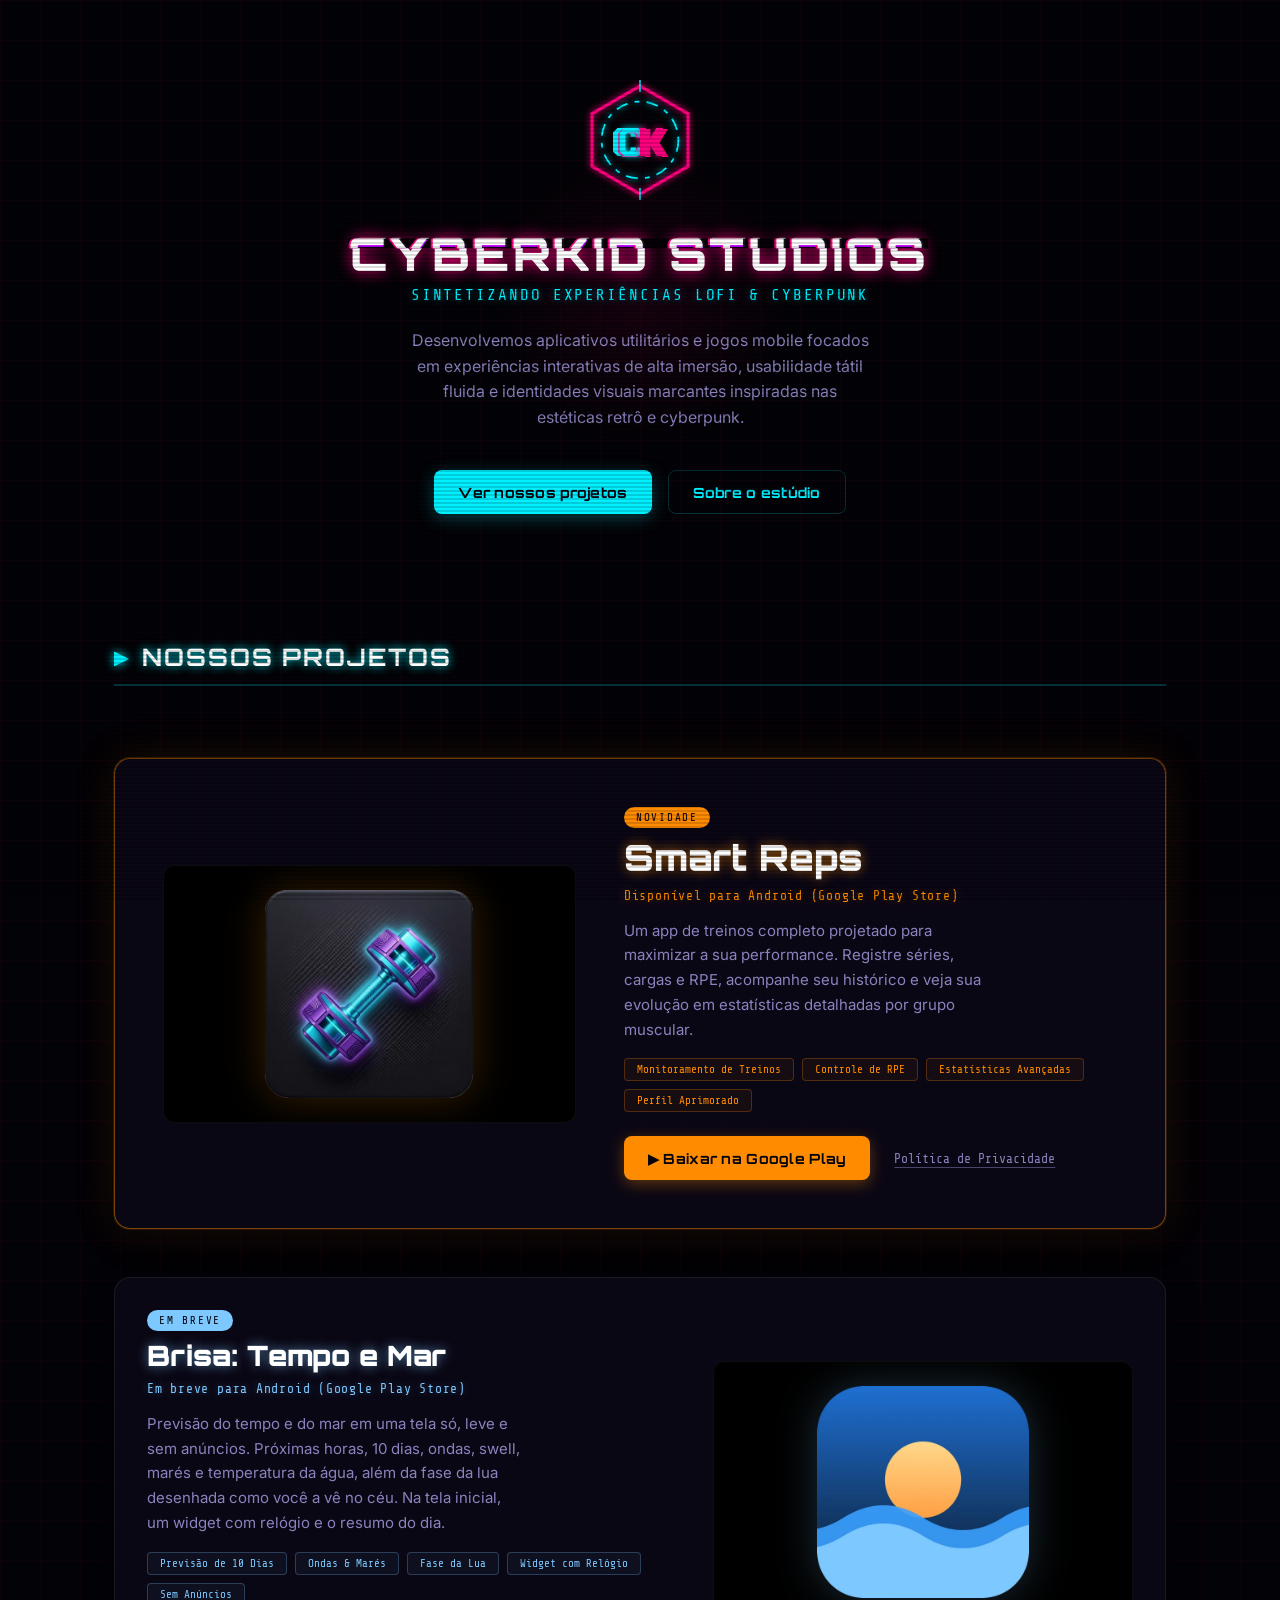
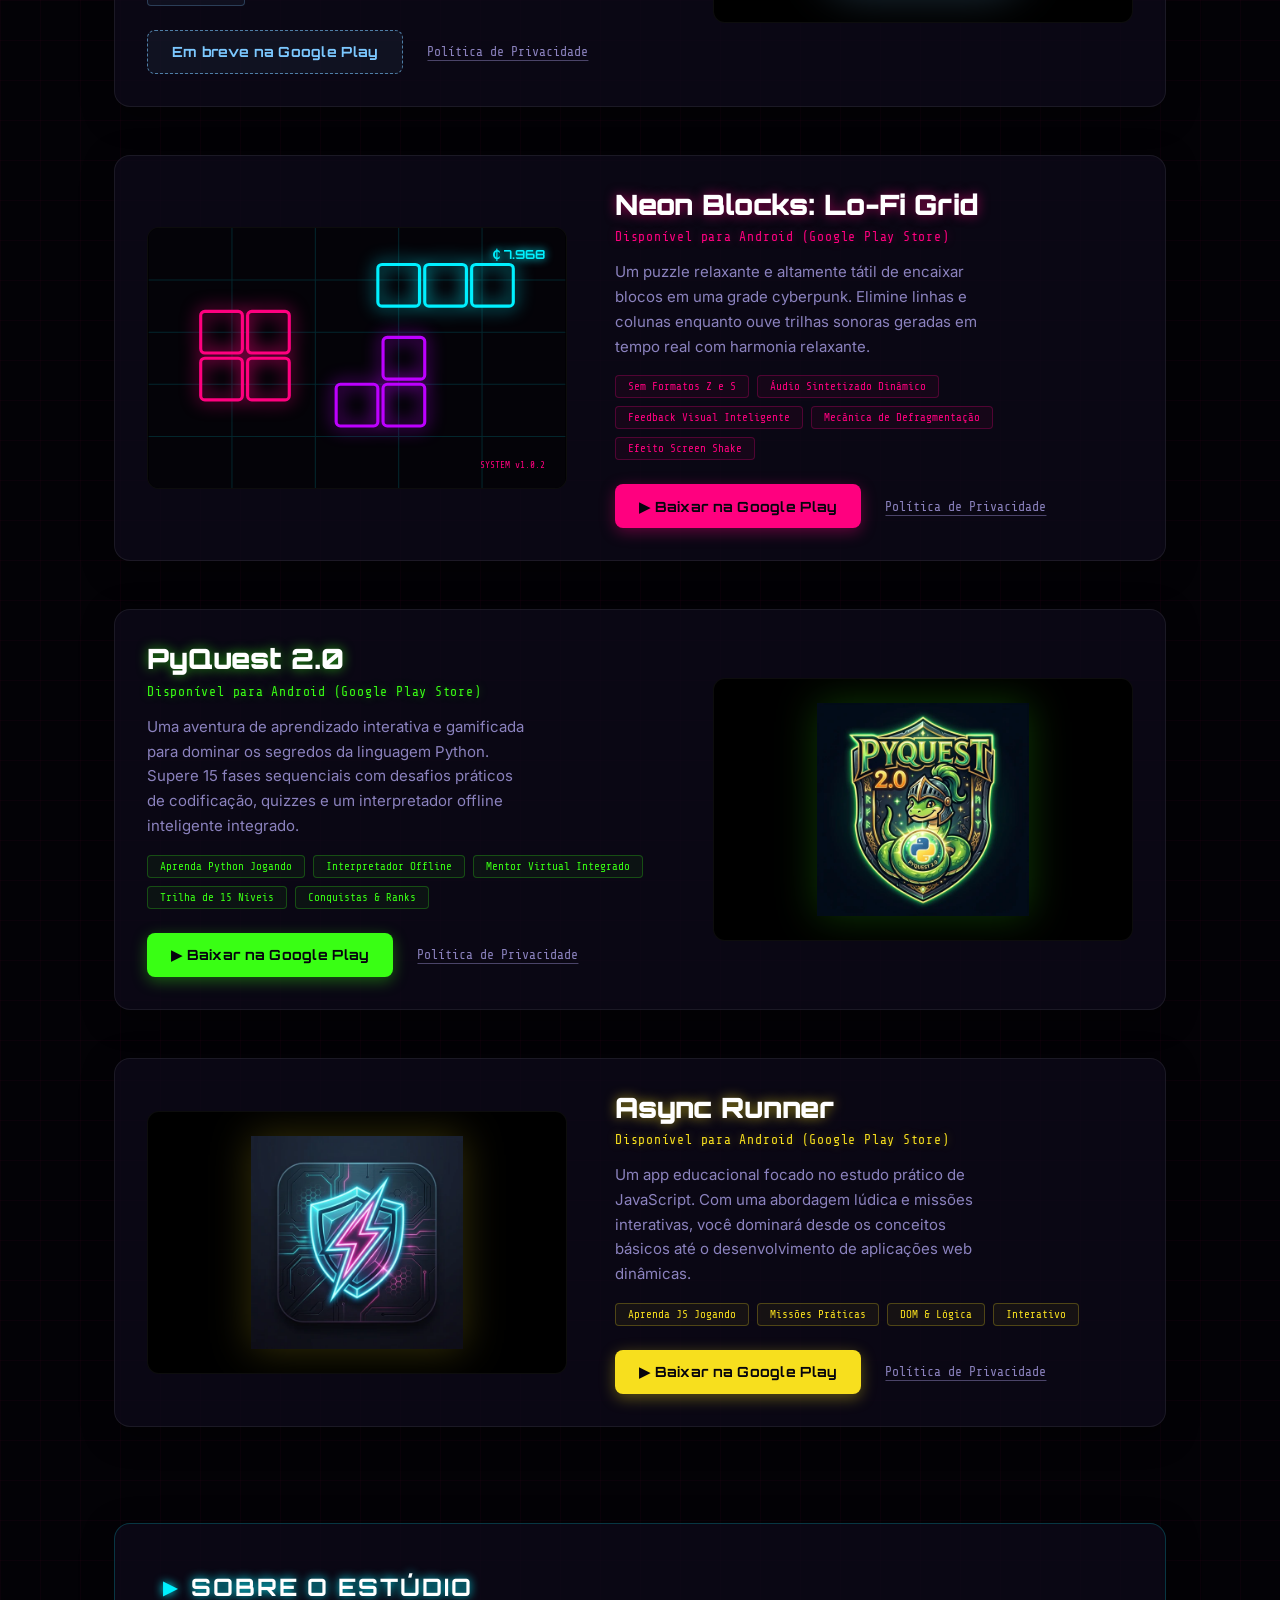
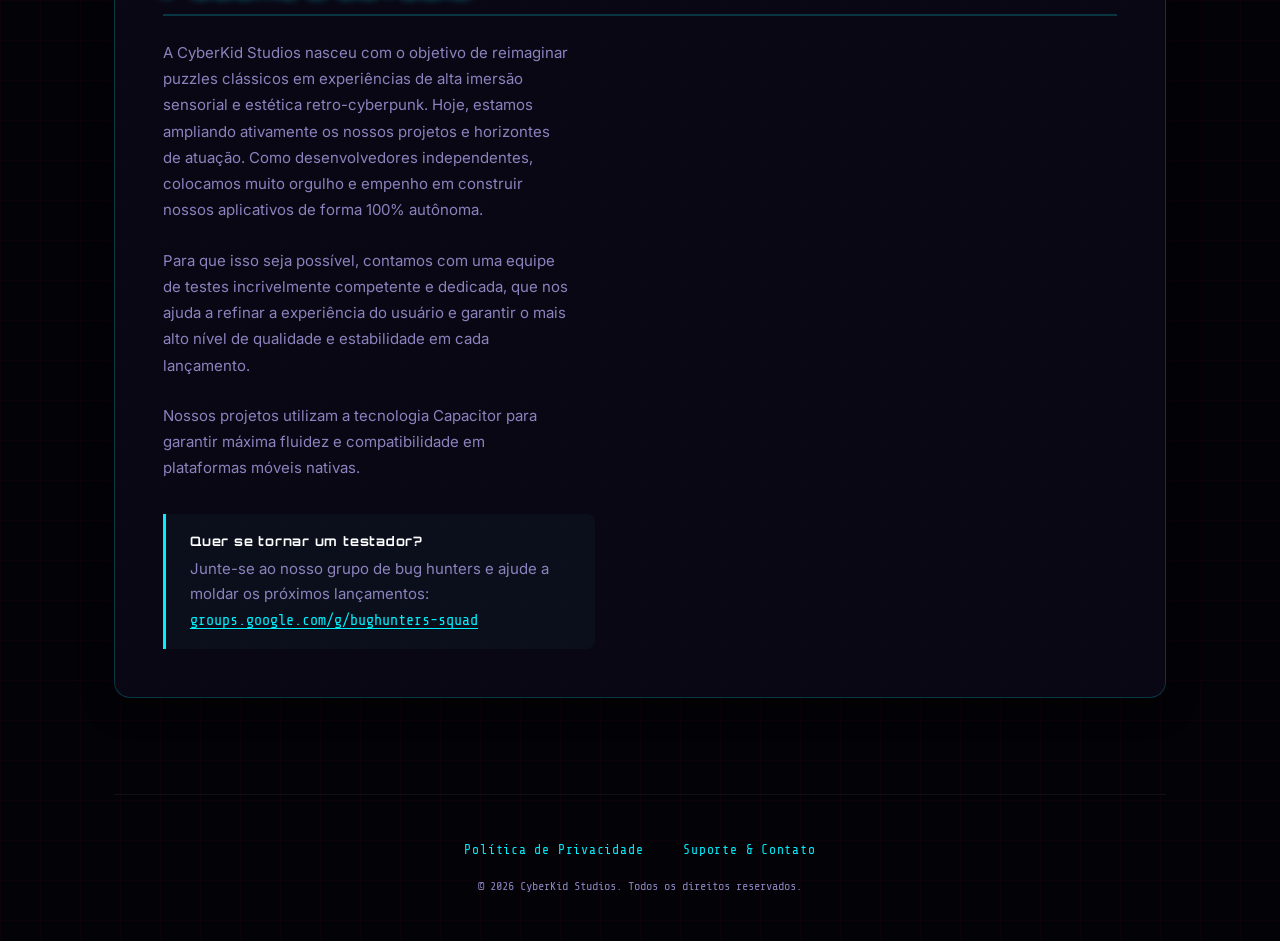
<file: index.html>
<!DOCTYPE html>
<!-- CyberKid Studios Portal -->
<html lang="pt-BR">
<head>
    <meta charset="UTF-8">
    <meta name="viewport" content="width=device-width, initial-scale=1.0">
    <title>CyberKid Studios - Experiências Lo-Fi &amp; Cyberpunk</title>

    <!-- SEO -->
    <meta name="description" content="Estúdio independente de jogos e aplicativos mobile com estética retrô-cyberpunk. Conheça Smart Reps, Neon Blocks, PyQuest, Async Runner e Brisa, apps para Android.">
    <link rel="canonical" href="https://euclidespaim.github.io/">
    <meta name="theme-color" content="#030206">

    <!-- Open Graph / compartilhamento social -->
    <meta property="og:type" content="website">
    <meta property="og:site_name" content="CyberKid Studios">
    <meta property="og:locale" content="pt_BR">
    <meta property="og:url" content="https://euclidespaim.github.io/">
    <meta property="og:title" content="CyberKid Studios - Experiências Lo-Fi &amp; Cyberpunk">
    <meta property="og:description" content="Estúdio independente de jogos e aplicativos mobile com estética retrô-cyberpunk. Conheça nossos apps para Android.">
    <meta property="og:image" content="https://euclidespaim.github.io/og-image.png">
    <meta property="og:image:width" content="1200">
    <meta property="og:image:height" content="630">
    <meta property="og:image:alt" content="Logo da CyberKid Studios com as iniciais CK em neon">

    <!-- Twitter Card -->
    <meta name="twitter:card" content="summary_large_image">
    <meta name="twitter:title" content="CyberKid Studios - Experiências Lo-Fi &amp; Cyberpunk">
    <meta name="twitter:description" content="Estúdio independente de jogos e aplicativos mobile com estética retrô-cyberpunk.">
    <meta name="twitter:image" content="https://euclidespaim.github.io/og-image.png">

    <!-- Google Fonts for Retro/Cyberpunk Aesthetics -->
    <link rel="preconnect" href="https://fonts.googleapis.com">
    <link rel="preconnect" href="https://fonts.gstatic.com" crossorigin>
    <link href="https://fonts.googleapis.com/css2?family=Orbitron:wght@700;900&family=Chakra+Petch:wght@700&family=Share+Tech+Mono&family=Inter:wght@400;700&display=swap" rel="stylesheet">
    <link rel="icon" type="image/svg+xml" href="favicon.svg">
    <link rel="stylesheet" href="style.css">

    <script type="application/ld+json">
    {
      "@context": "https://schema.org",
      "@type": "Organization",
      "name": "CyberKid Studios",
      "url": "https://euclidespaim.github.io/",
      "logo": "https://euclidespaim.github.io/og-image.png",
      "description": "Estúdio independente de jogos e aplicativos mobile com estética retrô-cyberpunk.",
      "email": "contact.cyberkidstudios@gmail.com",
      "foundingLocation": "Brasil"
    }
    </script>
</head>
<body>
    <!-- CRT Scanlines for retro vibe -->
    <div class="scanlines" aria-hidden="true"></div>

    <a href="#portfolio" class="skip-link">Pular para os projetos</a>

    <div class="site-wrapper">
        <!-- HERO / HEADER -->
        <header class="hero">
            <div class="studio-logo">
                <!-- Graphical animated SVG logo -->
                <div class="logo-graphic">
                    <svg viewBox="0 0 100 100" xmlns="http://www.w3.org/2000/svg" class="logo-svg" role="img" aria-label="Logo da CyberKid Studios">
                        <title>CyberKid Studios</title>
                        <defs>
                            <filter id="logo-glow-pink" x="-20%" y="-20%" width="140%" height="140%">
                                <feGaussianBlur stdDeviation="2.5" result="blur" />
                                <feMerge>
                                    <feMergeNode in="blur" />
                                    <feMergeNode in="SourceGraphic" />
                                </feMerge>
                            </filter>
                            <filter id="logo-glow-cyan" x="-20%" y="-20%" width="140%" height="140%">
                                <feGaussianBlur stdDeviation="2.5" result="blur" />
                                <feMerge>
                                    <feMergeNode in="blur" />
                                    <feMergeNode in="SourceGraphic" />
                                </feMerge>
                            </filter>
                        </defs>
                        <!-- Rotating Outer Hexagon Bracket -->
                        <polygon points="50,5 90,28 90,72 50,95 10,72 10,28" fill="none" stroke="#ff007f" stroke-width="2.5" class="outer-hex" filter="url(#logo-glow-pink)" />
                        <!-- Inner Cyan Tech Circle -->
                        <circle cx="50" cy="50" r="32" fill="none" stroke="#00f0ff" stroke-width="1.5" stroke-dasharray="10 6 4 6" class="inner-circle" filter="url(#logo-glow-cyan)" />
                        <!-- Central Tech Initials 'CK' (Chakra Petch + glitch sync) -->
                        <g class="ck-ghost-cyan"><text x="48" y="63" text-anchor="middle" fill="#00f0ff" font-size="34" class="logo-ck">CK</text></g>
                        <g class="ck-ghost-pink"><text x="52" y="64" text-anchor="middle" fill="#ff007f" font-size="34" class="logo-ck">CK</text></g>
                        <text x="42.5" y="63" text-anchor="middle" fill="#00f0ff" font-size="34" class="logo-ck" filter="url(#logo-glow-cyan)">C</text>
                        <text x="59" y="63" text-anchor="middle" fill="#ff007f" font-size="34" class="logo-ck" filter="url(#logo-glow-pink)">K</text>
                        <!-- Tech Crosshairs -->
                        <line x1="50" y1="0" x2="50" y2="10" stroke="#00f0ff" stroke-width="1.2" />
                        <line x1="50" y1="90" x2="50" y2="100" stroke="#00f0ff" stroke-width="1.2" />
                    </svg>
                </div>
                <h1 class="glitch-title" data-text="CYBERKID STUDIOS">CYBERKID STUDIOS</h1>
                <span class="studio-tagline">Sintetizando Experiências Lofi &amp; Cyberpunk</span>
            </div>
            <p class="hero-description">
                Desenvolvemos aplicativos utilitários e jogos mobile focados em experiências interativas de alta imersão, usabilidade tátil fluida e identidades visuais marcantes inspiradas nas estéticas retrô e cyberpunk.
            </p>
            <div class="hero-actions">
                <a href="#portfolio" class="btn btn-primary">Ver nossos projetos</a>
                <a href="#sobre" class="btn btn-ghost">Sobre o estúdio</a>
            </div>
        </header>

        <main>
            <!-- PORTFOLIO -->
            <section class="portfolio" id="portfolio" aria-labelledby="portfolio-title">
                <h2 class="portfolio-title" id="portfolio-title">Nossos Projetos</h2>

                <!-- SMART REPS (destaque) -->
                <article class="game-card game-card--featured" data-app="smartreps">
                    <div class="game-image-container">
                        <img src="smart-reps-logo.webp" alt="Logo do aplicativo Smart Reps"
                             width="512" height="512" fetchpriority="high" class="game-logo" />
                    </div>

                    <div class="game-info">
                        <div class="game-header">
                            <span class="game-badge">Novidade</span>
                            <h3 class="game-name">Smart Reps</h3>
                            <span class="game-platform">Disponível para Android (Google Play Store)</span>
                        </div>

                        <p class="game-desc">
                            Um app de treinos completo projetado para maximizar a sua performance. Registre séries, cargas e RPE, acompanhe seu histórico e veja sua evolução em estatísticas detalhadas por grupo muscular.
                        </p>

                        <ul class="game-features">
                            <li class="feature-tag">Monitoramento de Treinos</li>
                            <li class="feature-tag">Controle de RPE</li>
                            <li class="feature-tag">Estatísticas Avançadas</li>
                            <li class="feature-tag">Perfil Aprimorado</li>
                        </ul>

                        <div class="game-actions">
                            <a href="https://play.google.com/store/apps/details?id=com.cyberkidstudios.smartreps" target="_blank" rel="noopener" class="btn btn-store">
                                ▶ Baixar na Google Play
                            </a>
                            <a href="https://euclidespaim.github.io/cyberkid-policies/smart-reps/" target="_blank" rel="noopener" class="link-privacy">
                                Política de Privacidade
                            </a>
                        </div>
                    </div>
                </article>

                <!-- BRISA (em teste fechado; trocar o aviso pelo link da Play quando for publicado) -->
                <article class="game-card" data-app="brisa">
                    <div class="game-image-container">
                        <img src="brisa-logo.webp" alt="Logo do aplicativo Brisa: sol nascendo sobre o mar"
                             width="512" height="512" loading="lazy" class="game-logo" />
                    </div>

                    <div class="game-info">
                        <div class="game-header">
                            <span class="game-badge">Em breve</span>
                            <h3 class="game-name">Brisa: Tempo e Mar</h3>
                            <span class="game-platform">Em breve para Android (Google Play Store)</span>
                        </div>

                        <p class="game-desc">
                            Previsão do tempo e do mar em uma tela só, leve e sem anúncios. Próximas horas, 10 dias, ondas, swell, marés e temperatura da água, além da fase da lua desenhada como você a vê no céu. Na tela inicial, um widget com relógio e o resumo do dia.
                        </p>

                        <ul class="game-features">
                            <li class="feature-tag">Previsão de 10 Dias</li>
                            <li class="feature-tag">Ondas &amp; Marés</li>
                            <li class="feature-tag">Fase da Lua</li>
                            <li class="feature-tag">Widget com Relógio</li>
                            <li class="feature-tag">Sem Anúncios</li>
                        </ul>

                        <div class="game-actions">
                            <span class="btn btn-soon">Em breve na Google Play</span>
                            <a href="https://euclidespaim.github.io/cyberkid-policies/brisa/" target="_blank" rel="noopener" class="link-privacy">
                                Política de Privacidade
                            </a>
                        </div>
                    </div>
                </article>

                <!-- NEON BLOCKS -->
                <article class="game-card" data-app="neonblocks">
                    <!-- SVG Game Illustration acting as a high-fidelity preview -->
                    <div class="game-image-container">
                        <svg class="game-image-svg" viewBox="0 0 400 250" xmlns="http://www.w3.org/2000/svg" role="img" aria-label="Prévia do jogo Neon Blocks: blocos neon em uma grade cyberpunk">
                            <title>Prévia do jogo Neon Blocks</title>
                            <!-- Background matrix grid -->
                            <rect width="400" height="250" fill="#040308" />
                            <g opacity="0.15">
                                <line x1="0" y1="50" x2="400" y2="50" stroke="#00f0ff" stroke-width="1"/>
                                <line x1="0" y1="100" x2="400" y2="100" stroke="#00f0ff" stroke-width="1"/>
                                <line x1="0" y1="150" x2="400" y2="150" stroke="#00f0ff" stroke-width="1"/>
                                <line x1="0" y1="200" x2="400" y2="200" stroke="#00f0ff" stroke-width="1"/>
                                <line x1="80" y1="0" x2="80" y2="250" stroke="#00f0ff" stroke-width="1"/>
                                <line x1="160" y1="0" x2="160" y2="250" stroke="#00f0ff" stroke-width="1"/>
                                <line x1="240" y1="0" x2="240" y2="250" stroke="#00f0ff" stroke-width="1"/>
                                <line x1="320" y1="0" x2="320" y2="250" stroke="#00f0ff" stroke-width="1"/>
                            </g>

                            <!-- Glowing Neon Game Blocks -->
                            <g filter="drop-shadow(0px 0px 8px #ff007f)">
                                <rect x="50" y="80" width="40" height="40" rx="4" fill="none" stroke="#ff007f" stroke-width="3"/>
                                <rect x="95" y="80" width="40" height="40" rx="4" fill="none" stroke="#ff007f" stroke-width="3"/>
                                <rect x="50" y="125" width="40" height="40" rx="4" fill="none" stroke="#ff007f" stroke-width="3"/>
                                <rect x="95" y="125" width="40" height="40" rx="4" fill="none" stroke="#ff007f" stroke-width="3"/>
                            </g>

                            <g filter="drop-shadow(0px 0px 8px #00f0ff)">
                                <rect x="220" y="35" width="40" height="40" rx="4" fill="none" stroke="#00f0ff" stroke-width="3"/>
                                <rect x="265" y="35" width="40" height="40" rx="4" fill="none" stroke="#00f0ff" stroke-width="3"/>
                                <rect x="310" y="35" width="40" height="40" rx="4" fill="none" stroke="#00f0ff" stroke-width="3"/>
                            </g>

                            <g filter="drop-shadow(0px 0px 8px #bd00ff)">
                                <rect x="180" y="150" width="40" height="40" rx="4" fill="none" stroke="#bd00ff" stroke-width="3"/>
                                <rect x="225" y="150" width="40" height="40" rx="4" fill="none" stroke="#bd00ff" stroke-width="3"/>
                                <rect x="225" y="105" width="40" height="40" rx="4" fill="none" stroke="#bd00ff" stroke-width="3"/>
                            </g>

                            <!-- Game HUD Overlay text mock -->
                            <text x="380" y="30" fill="#00f0ff" font-family="'Orbitron', sans-serif" font-size="12" font-weight="bold" text-anchor="end" filter="drop-shadow(0px 0px 4px #00f0ff)">₵ 7.968</text>
                            <text x="380" y="230" fill="#ff007f" font-family="'Share Tech Mono', monospace" font-size="9" text-anchor="end">SYSTEM v1.0.2</text>
                        </svg>
                    </div>

                    <div class="game-info">
                        <div class="game-header">
                            <h3 class="game-name">Neon Blocks: Lo-Fi Grid</h3>
                            <span class="game-platform">Disponível para Android (Google Play Store)</span>
                        </div>

                        <p class="game-desc">
                            Um puzzle relaxante e altamente tátil de encaixar blocos em uma grade cyberpunk. Elimine linhas e colunas enquanto ouve trilhas sonoras geradas em tempo real com harmonia relaxante.
                        </p>

                        <ul class="game-features">
                            <li class="feature-tag">Sem Formatos Z e S</li>
                            <li class="feature-tag">Áudio Sintetizado Dinâmico</li>
                            <li class="feature-tag">Feedback Visual Inteligente</li>
                            <li class="feature-tag">Mecânica de Defragmentação</li>
                            <li class="feature-tag">Efeito Screen Shake</li>
                        </ul>

                        <div class="game-actions">
                            <a href="https://play.google.com/store/apps/details?id=com.cyberkidstudios.neonblocks&amp;pcampaignid=web_share" target="_blank" rel="noopener" class="btn btn-store">
                                ▶ Baixar na Google Play
                            </a>
                            <a href="https://euclidespaim.github.io/cyberkid-policies/neon-blocks/" target="_blank" rel="noopener" class="link-privacy">
                                Política de Privacidade
                            </a>
                        </div>
                    </div>
                </article>

                <!-- PYQUEST -->
                <article class="game-card" data-app="pyquest">
                    <div class="game-image-container">
                        <img src="pyquest-logo.webp" alt="Logo do aplicativo PyQuest 2.0"
                             width="512" height="512" loading="lazy" class="game-logo" />
                    </div>

                    <div class="game-info">
                        <div class="game-header">
                            <h3 class="game-name">PyQuest 2.0</h3>
                            <span class="game-platform">Disponível para Android (Google Play Store)</span>
                        </div>

                        <p class="game-desc">
                            Uma aventura de aprendizado interativa e gamificada para dominar os segredos da linguagem Python. Supere 15 fases sequenciais com desafios práticos de codificação, quizzes e um interpretador offline inteligente integrado.
                        </p>

                        <ul class="game-features">
                            <li class="feature-tag">Aprenda Python Jogando</li>
                            <li class="feature-tag">Interpretador Offline</li>
                            <li class="feature-tag">Mentor Virtual Integrado</li>
                            <li class="feature-tag">Trilha de 15 Níveis</li>
                            <li class="feature-tag">Conquistas &amp; Ranks</li>
                        </ul>

                        <div class="game-actions">
                            <a href="https://play.google.com/store/apps/details?id=com.cyberkidstudios.pyquest&amp;hl=en-US" target="_blank" rel="noopener" class="btn btn-store">
                                ▶ Baixar na Google Play
                            </a>
                            <a href="https://euclidespaim.github.io/cyberkid-policies/pyquest/" target="_blank" rel="noopener" class="link-privacy">
                                Política de Privacidade
                            </a>
                        </div>
                    </div>
                </article>

                <!-- ASYNC RUNNER -->
                <article class="game-card" data-app="asyncrunner">
                    <div class="game-image-container">
                        <img src="async-runner-logo.webp" alt="Logo do aplicativo Async Runner"
                             width="512" height="512" loading="lazy" class="game-logo" />
                    </div>

                    <div class="game-info">
                        <div class="game-header">
                            <h3 class="game-name">Async Runner</h3>
                            <span class="game-platform">Disponível para Android (Google Play Store)</span>
                        </div>

                        <p class="game-desc">
                            Um app educacional focado no estudo prático de JavaScript. Com uma abordagem lúdica e missões interativas, você dominará desde os conceitos básicos até o desenvolvimento de aplicações web dinâmicas.
                        </p>

                        <ul class="game-features">
                            <li class="feature-tag">Aprenda JS Jogando</li>
                            <li class="feature-tag">Missões Práticas</li>
                            <li class="feature-tag">DOM &amp; Lógica</li>
                            <li class="feature-tag">Interativo</li>
                        </ul>

                        <div class="game-actions">
                            <a href="https://play.google.com/store/apps/details?id=com.cyberkidstudios.asyncrunner" target="_blank" rel="noopener" class="btn btn-store">
                                ▶ Baixar na Google Play
                            </a>
                            <a href="https://euclidespaim.github.io/cyberkid-policies/async-runner/" target="_blank" rel="noopener" class="link-privacy">
                                Política de Privacidade
                            </a>
                        </div>
                    </div>
                </article>
            </section>

            <!-- ABOUT STUDIO -->
            <section class="about" id="sobre" aria-labelledby="about-title">
                <h2 class="portfolio-title" id="about-title">Sobre o Estúdio</h2>
                <p class="about-text">
                    A CyberKid Studios nasceu com o objetivo de reimaginar puzzles clássicos em experiências de alta imersão sensorial e estética retro-cyberpunk. Hoje, estamos ampliando ativamente os nossos projetos e horizontes de atuação. Como desenvolvedores independentes, colocamos muito orgulho e empenho em construir nossos aplicativos de forma 100% autônoma.
                </p>
                <p class="about-text">
                    Para que isso seja possível, contamos com uma equipe de testes incrivelmente competente e dedicada, que nos ajuda a refinar a experiência do usuário e garantir o mais alto nível de qualidade e estabilidade em cada lançamento.
                </p>
                <p class="about-text">
                    Nossos projetos utilizam a tecnologia Capacitor para garantir máxima fluidez e compatibilidade em plataformas móveis nativas.
                </p>
                <p class="about-note">
                    <strong>Quer se tornar um testador?</strong> Junte-se ao nosso grupo de bug hunters e ajude a moldar os próximos lançamentos:
                    <a href="https://groups.google.com/g/bughunters-squad" target="_blank" rel="noopener">groups.google.com/g/bughunters-squad</a>
                </p>
            </section>
        </main>

        <!-- FOOTER -->
        <footer>
            <div class="footer-links">
                <a href="privacy.html" class="footer-link">Política de Privacidade</a>
                <a href="mailto:contact.cyberkidstudios@gmail.com" class="footer-link">Suporte &amp; Contato</a>
            </div>
            <p class="copyright">&copy; 2026 CyberKid Studios. Todos os direitos reservados.</p>
        </footer>
    </div>
</body>
</html>
</file>
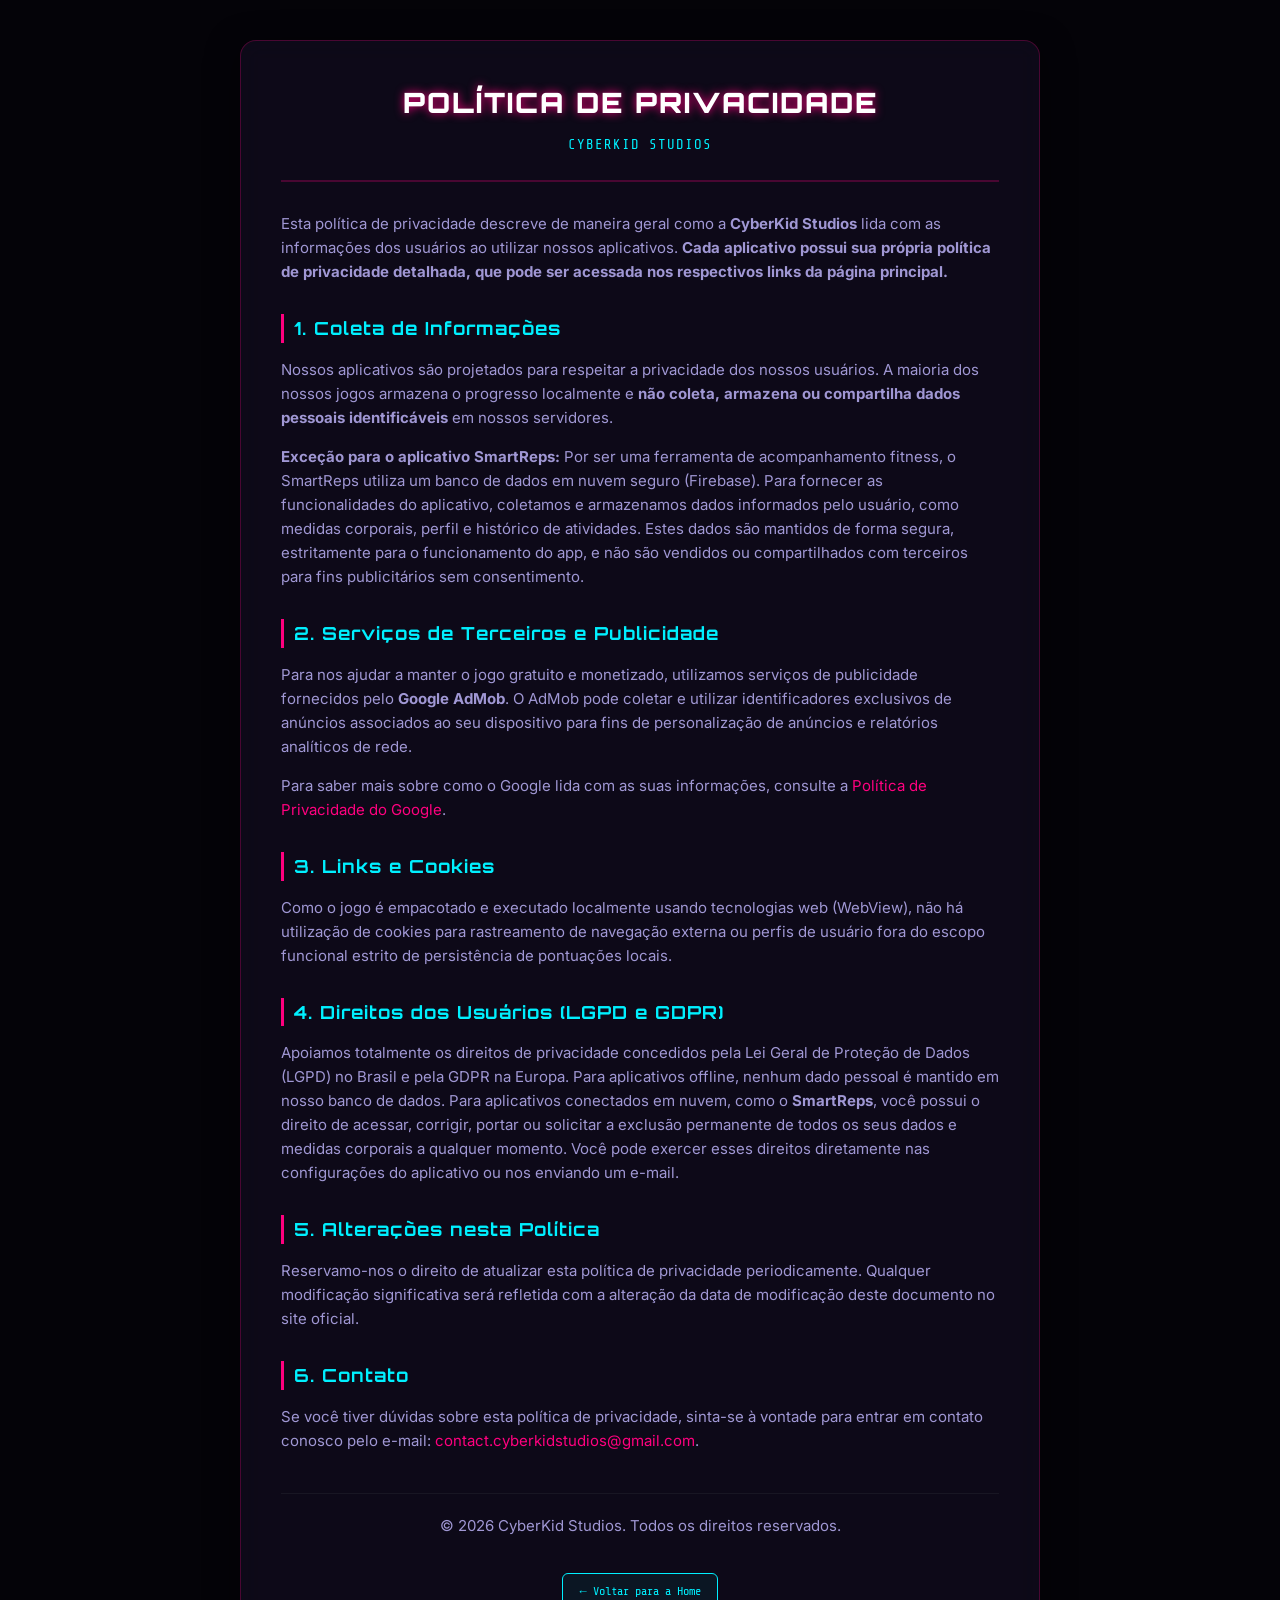
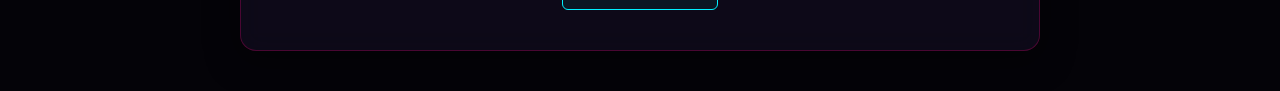
<file: privacy.html>
<!DOCTYPE html>
<html lang="pt-BR">
<head>
    <meta charset="UTF-8">
    <meta name="viewport" content="width=device-width, initial-scale=1.0">
    <title>Política de Privacidade - CyberKid Studios</title>
    <link rel="preconnect" href="https://fonts.googleapis.com">
    <link rel="preconnect" href="https://fonts.gstatic.com" crossorigin>
    <link href="https://fonts.googleapis.com/css2?family=Orbitron:wght@400;700;900&family=Share+Tech+Mono&family=Inter:wght@300;400;600&display=swap" rel="stylesheet">
    <style>
        :root {
            --bg-color: #040308;
            --panel-bg: rgba(16, 12, 30, 0.75);
            --panel-border: rgba(255, 0, 127, 0.25);
            --neon-pink: #ff007f;
            --neon-cyan: #00f0ff;
            --text-primary: #ffffff;
            --text-secondary: #a097d4;
        }

        * {
            margin: 0;
            padding: 0;
            box-sizing: border-box;
        }

        body {
            background-color: var(--bg-color);
            color: var(--text-primary);
            font-family: 'Inter', sans-serif;
            line-height: 1.6;
            padding: 40px 20px;
        }

        .container {
            max-width: 800px;
            margin: 0 auto;
            background: var(--panel-bg);
            border: 1px solid var(--panel-border);
            border-radius: 16px;
            padding: 40px;
            box-shadow: 0 8px 32px rgba(0, 0, 0, 0.5);
            backdrop-filter: blur(12px);
        }

        header {
            text-align: center;
            border-bottom: 2px solid var(--panel-border);
            padding-bottom: 24px;
            margin-bottom: 30px;
        }

        h1 {
            font-family: 'Orbitron', sans-serif;
            font-weight: 900;
            color: #fff;
            text-shadow: 0 0 10px var(--neon-pink);
            font-size: 28px;
            margin-bottom: 8px;
            letter-spacing: 2px;
        }

        .subtitle {
            font-family: 'Share Tech Mono', monospace;
            color: var(--neon-cyan);
            font-size: 14px;
            letter-spacing: 1px;
        }

        h2 {
            font-family: 'Orbitron', sans-serif;
            font-size: 18px;
            color: var(--neon-cyan);
            margin: 30px 0 15px 0;
            letter-spacing: 1px;
            border-left: 3px solid var(--neon-pink);
            padding-left: 10px;
        }

        p, li {
            color: var(--text-secondary);
            font-size: 15px;
            margin-bottom: 15px;
        }

        ul {
            margin-left: 20px;
            margin-bottom: 20px;
        }

        a {
            color: var(--neon-pink);
            text-decoration: none;
            transition: text-shadow 0.2s ease;
        }

        a:hover {
            text-shadow: 0 0 8px var(--neon-pink);
        }

        footer {
            margin-top: 40px;
            text-align: center;
            font-size: 12px;
            color: var(--text-secondary);
            border-top: 1px solid rgba(255, 255, 255, 0.05);
            padding-top: 20px;
        }

        .btn-back {
            display: inline-block;
            margin-top: 20px;
            font-family: 'Share Tech Mono', monospace;
            border: 1px solid var(--neon-cyan);
            padding: 8px 16px;
            border-radius: 6px;
            color: var(--neon-cyan);
            background: rgba(0, 240, 255, 0.05);
            transition: all 0.25s ease;
        }

        .btn-back:hover {
            background: rgba(0, 240, 255, 0.2);
            box-shadow: 0 0 12px rgba(0, 240, 255, 0.4);
            text-shadow: none;
        }
    </style>
</head>
<body>
    <div class="container">
        <header>
            <h1>POLÍTICA DE PRIVACIDADE</h1>
            <div class="subtitle">CYBERKID STUDIOS</div>
        </header>

        <p>Esta política de privacidade descreve de maneira geral como a <strong>CyberKid Studios</strong> lida com as informações dos usuários ao utilizar nossos aplicativos. <strong>Cada aplicativo possui sua própria política de privacidade detalhada, que pode ser acessada nos respectivos links da página principal.</strong></p>

        <h2>1. Coleta de Informações</h2>
        <p>Nossos aplicativos são projetados para respeitar a privacidade dos nossos usuários. A maioria dos nossos jogos armazena o progresso localmente e <strong>não coleta, armazena ou compartilha dados pessoais identificáveis</strong> em nossos servidores.</p>
        <p><strong>Exceção para o aplicativo SmartReps:</strong> Por ser uma ferramenta de acompanhamento fitness, o SmartReps utiliza um banco de dados em nuvem seguro (Firebase). Para fornecer as funcionalidades do aplicativo, coletamos e armazenamos dados informados pelo usuário, como medidas corporais, perfil e histórico de atividades. Estes dados são mantidos de forma segura, estritamente para o funcionamento do app, e não são vendidos ou compartilhados com terceiros para fins publicitários sem consentimento.</p>

        <h2>2. Serviços de Terceiros e Publicidade</h2>
        <p>Para nos ajudar a manter o jogo gratuito e monetizado, utilizamos serviços de publicidade fornecidos pelo <strong>Google AdMob</strong>. O AdMob pode coletar e utilizar identificadores exclusivos de anúncios associados ao seu dispositivo para fins de personalização de anúncios e relatórios analíticos de rede.</p>
        <p>Para saber mais sobre como o Google lida com as suas informações, consulte a <a href="https://policies.google.com/privacy" target="_blank" rel="noopener">Política de Privacidade do Google</a>.</p>

        <h2>3. Links e Cookies</h2>
        <p>Como o jogo é empacotado e executado localmente usando tecnologias web (WebView), não há utilização de cookies para rastreamento de navegação externa ou perfis de usuário fora do escopo funcional estrito de persistência de pontuações locais.</p>

        <h2>4. Direitos dos Usuários (LGPD e GDPR)</h2>
        <p>Apoiamos totalmente os direitos de privacidade concedidos pela Lei Geral de Proteção de Dados (LGPD) no Brasil e pela GDPR na Europa. Para aplicativos offline, nenhum dado pessoal é mantido em nosso banco de dados. Para aplicativos conectados em nuvem, como o <strong>SmartReps</strong>, você possui o direito de acessar, corrigir, portar ou solicitar a exclusão permanente de todos os seus dados e medidas corporais a qualquer momento. Você pode exercer esses direitos diretamente nas configurações do aplicativo ou nos enviando um e-mail.</p>

        <h2>5. Alterações nesta Política</h2>
        <p>Reservamo-nos o direito de atualizar esta política de privacidade periodicamente. Qualquer modificação significativa será refletida com a alteração da data de modificação deste documento no site oficial.</p>

        <h2>6. Contato</h2>
        <p>Se você tiver dúvidas sobre esta política de privacidade, sinta-se à vontade para entrar em contato conosco pelo e-mail: <a href="mailto:contact.cyberkidstudios@gmail.com">contact.cyberkidstudios@gmail.com</a>.</p>

        <footer>
            <p>&copy; 2026 CyberKid Studios. Todos os direitos reservados.</p>
            <a href="index.html" class="btn-back">&larr; Voltar para a Home</a>
        </footer>
    </div>
</body>
</html>
</file>
<file: style.css>
/* ==========================================================================
   CYBERKID STUDIOS - PORTFOLIO DESIGN SYSTEM & CSS
   ========================================================================== */

:root {
    /* --- Cores base --- */
    --bg-color: #030206;
    --panel-bg: rgba(14, 10, 26, 0.75);
    --panel-border: rgba(255, 0, 127, 0.2);
    --cyan-border: rgba(0, 240, 255, 0.2);

    --neon-pink: #ff007f;
    --neon-cyan: #00f0ff;
    --neon-purple: #bd00ff;
    --neon-green: #39ff14;
    --neon-yellow: #f7df1e;
    --neon-orange: #ff8c00;
    --neon-sky: #7cc8ff;      /* Brisa: o azul das ondas do ícone */

    --text-primary: #ffffff;
    --text-secondary: #8b82be;

    /* Tinta escura usada sobre superfícies neon (garante contraste AA) */
    --ink: #06040d;

    /* --- Acento padrão (sobrescrito por card via [data-app]) --- */
    --accent: var(--neon-pink);

    /* --- Escala de espaçamento (base 8) --- */
    --space-1: 0.25rem;   /*  4px */
    --space-2: 0.5rem;    /*  8px */
    --space-3: 0.75rem;   /* 12px */
    --space-4: 1rem;      /* 16px */
    --space-5: 1.5rem;    /* 24px */
    --space-6: 2rem;      /* 32px */
    --space-7: 3rem;      /* 48px */
    --space-8: 4rem;      /* 64px */
    --space-9: 6rem;      /* 96px */

    /* --- Tipografia fluida --- */
    --fs-h1:    clamp(1.75rem, 1.1rem + 3.2vw, 2.875rem);
    --fs-h2:    clamp(1.125rem, 0.95rem + 0.9vw, 1.5rem);
    --fs-h3:    clamp(1.375rem, 1.1rem + 1.2vw, 1.75rem);
    --fs-body:  1rem;
    --fs-small: 0.9375rem;
    --fs-mono:  0.8125rem;

    --radius: 16px;
    --radius-sm: 8px;

    /* Alvo mínimo de toque (WCAG 2.5.5) */
    --tap: 44px;
}

* {
    margin: 0;
    padding: 0;
    box-sizing: border-box;
}

html {
    scroll-behavior: smooth;
}

body {
    background-color: var(--bg-color);
    color: var(--text-primary);
    font-family: 'Inter', system-ui, sans-serif;
    overflow-x: hidden;
    position: relative;
    background-image:
        linear-gradient(rgba(255, 0, 127, 0.03) 1px, transparent 1px),
        linear-gradient(90deg, rgba(255, 0, 127, 0.03) 1px, transparent 1px);
    background-size: 40px 40px;
}

/* --- Foco visível: acessibilidade por teclado --- */
:focus-visible {
    outline: 3px solid var(--neon-cyan);
    outline-offset: 3px;
    border-radius: var(--radius-sm);
}

/* Link de atalho para leitores de tela / teclado */
.skip-link {
    position: absolute;
    left: -9999px;
    top: var(--space-3);
    z-index: 10000;
    display: inline-flex;
    align-items: center;
    min-height: var(--tap);
    background: var(--neon-cyan);
    color: var(--ink);
    font-family: 'Share Tech Mono', monospace;
    padding: var(--space-3) var(--space-5);
    border-radius: var(--radius-sm);
    text-decoration: none;
}

.skip-link:focus {
    left: var(--space-3);
}

/* scanlines for retro CRT feel */
.scanlines {
    position: fixed;
    inset: 0;
    background: linear-gradient(
        rgba(18, 16, 16, 0) 50%,
        rgba(0, 0, 0, 0.15) 50%
    );
    background-size: 100% 4px;
    z-index: 9999;
    pointer-events: none;
}

.site-wrapper {
    max-width: 1100px;
    margin: 0 auto;
    padding: var(--space-7) var(--space-5);
    display: flex;
    flex-direction: column;
    gap: var(--space-9);
}

main {
    display: flex;
    flex-direction: column;
    gap: var(--space-9);
}

/* ==========================================================================
   HERO
   ========================================================================== */
.hero {
    text-align: center;
    padding: var(--space-6) var(--space-5);
    display: flex;
    flex-direction: column;
    align-items: center;
    gap: var(--space-4);
    position: relative;
}

.hero::after {
    content: '';
    position: absolute;
    width: 300px;
    height: 300px;
    background: radial-gradient(circle, rgba(255, 0, 127, 0.08) 0%, transparent 70%);
    top: 50%;
    left: 50%;
    transform: translate(-50%, -50%);
    z-index: -1;
    pointer-events: none;
}

.studio-logo {
    display: flex;
    flex-direction: column;
    align-items: center;
}

/* --- LOGO --- */
.logo-graphic {
    width: 120px;
    height: 120px;
    margin-bottom: var(--space-5);
    display: flex;
    justify-content: center;
    align-items: center;
}

.logo-svg {
    width: 100%;
    height: 100%;
}

.logo-ck {
    font-family: 'Chakra Petch', sans-serif;
    font-weight: 700;
}

.outer-hex {
    transform-origin: 50px 50px;
    animation: rotate-reverse 20s infinite linear;
}

.inner-circle {
    transform-origin: 50px 50px;
    animation: rotate-forward 10s infinite linear;
}

@keyframes rotate-forward {
    from { transform: rotate(0deg); }
    to   { transform: rotate(360deg); }
}

@keyframes rotate-reverse {
    from { transform: rotate(360deg); }
    to   { transform: rotate(0deg); }
}

/* CK glitch sync */
.ck-ghost-cyan { animation: ck-flick 4s steps(1) infinite; }
.ck-ghost-pink { animation: ck-flick2 5s steps(1) infinite; }

@keyframes ck-flick {
    0%, 92%, 100% { opacity: 0; }
    93%, 97%      { opacity: 0.9; }
}

@keyframes ck-flick2 {
    0%, 88%, 100% { opacity: 0; }
    89%, 95%      { opacity: 0.85; }
}

/* --- Título com glitch --- */
.glitch-title {
    font-family: 'Orbitron', sans-serif;
    font-size: var(--fs-h1);
    font-weight: 900;
    letter-spacing: 0.08em;
    text-shadow: 0 0 15px var(--neon-pink);
    position: relative;
    color: #fff;
    margin-bottom: var(--space-1);
    /* evita que o glitch estoure a caixa em telas estreitas */
    max-width: 100%;
    overflow-wrap: break-word;
}

.glitch-title::before,
.glitch-title::after {
    content: attr(data-text);
    position: absolute;
    top: 0;
    left: 0;
    width: 100%;
    height: 100%;
    /* fundo translúcido preserva a grade do body por trás */
    background: rgba(3, 2, 6, 0.92);
}

.glitch-title::before {
    left: 2px;
    text-shadow: -2px 0 var(--neon-cyan);
    clip-path: inset(40% 0 61% 0);
    animation: glitch-anim 6s infinite linear alternate-reverse;
}

.glitch-title::after {
    left: -2px;
    text-shadow: -2px 0 var(--neon-pink), 0 2px var(--neon-purple);
    clip-path: inset(25% 0 58% 0);
    animation: glitch-anim2 4s infinite linear alternate-reverse;
}

@keyframes glitch-anim {
    0%   { clip-path: inset(40% 0 61% 0); }
    15%  { clip-path: inset(92% 0 1% 0); }
    30%  { clip-path: inset(25% 0 58% 0); }
    45%  { clip-path: inset(76% 0 5% 0); }
    60%  { clip-path: inset(15% 0 80% 0); }
    75%  { clip-path: inset(80% 0 5% 0); }
    90%  { clip-path: inset(5% 0 92% 0); }
    100% { clip-path: inset(40% 0 61% 0); }
}

@keyframes glitch-anim2 {
    0%   { clip-path: inset(25% 0 58% 0); }
    15%  { clip-path: inset(80% 0 5% 0); }
    30%  { clip-path: inset(40% 0 61% 0); }
    45%  { clip-path: inset(15% 0 80% 0); }
    60%  { clip-path: inset(92% 0 1% 0); }
    75%  { clip-path: inset(76% 0 5% 0); }
    90%  { clip-path: inset(61% 0 25% 0); }
    100% { clip-path: inset(25% 0 58% 0); }
}

.studio-tagline {
    font-family: 'Share Tech Mono', monospace;
    font-size: var(--fs-body);
    color: var(--neon-cyan);
    letter-spacing: 0.12em;
    text-transform: uppercase;
    text-shadow: 0 0 8px rgba(0, 240, 255, 0.4);
}

.hero-description {
    max-width: 46ch;
    font-size: var(--fs-body);
    color: var(--text-secondary);
    margin-top: var(--space-2);
    line-height: 1.6;
}

.hero-actions {
    display: flex;
    flex-wrap: wrap;
    justify-content: center;
    gap: var(--space-4);
    margin-top: var(--space-5);
}

/* ==========================================================================
   BOTÕES
   ========================================================================== */
.btn {
    display: inline-flex;
    align-items: center;
    justify-content: center;
    gap: var(--space-2);
    min-height: var(--tap);
    padding: var(--space-3) var(--space-5);
    font-family: 'Orbitron', sans-serif;
    font-weight: 700;
    font-size: 0.875rem;
    letter-spacing: 0.02em;
    border-radius: var(--radius-sm);
    text-decoration: none;
    transition: transform 0.2s ease, box-shadow 0.2s ease, background 0.2s ease;
}

.btn:hover {
    transform: translateY(-2px);
}

/* Primário do hero — ciano sólido com tinta escura (13.8:1) */
.btn-primary {
    background: var(--neon-cyan);
    color: var(--ink);
    box-shadow: 0 4px 18px rgba(0, 240, 255, 0.28);
}

.btn-primary:hover {
    box-shadow: 0 8px 28px rgba(0, 240, 255, 0.5);
}

.btn-ghost {
    background: transparent;
    color: var(--neon-cyan);
    border: 1px solid var(--cyan-border);
}

.btn-ghost:hover {
    border-color: var(--neon-cyan);
    box-shadow: 0 0 20px rgba(0, 240, 255, 0.2);
}

/* Botão de loja — usa o acento do card, sempre com tinta escura */
.btn-store {
    background: var(--accent);
    color: var(--ink);
    box-shadow: 0 4px 15px color-mix(in srgb, var(--accent) 35%, transparent);
}

.btn-store:hover {
    box-shadow: 0 8px 28px color-mix(in srgb, var(--accent) 60%, transparent);
}

/* App ainda não publicado: mesmo formato do botão de loja, mas é aviso, não link */
.btn-soon {
    color: var(--accent);
    border: 1px dashed color-mix(in srgb, var(--accent) 60%, transparent);
    background: color-mix(in srgb, var(--accent) 6%, transparent);
    cursor: default;
}

.btn-soon:hover {
    transform: none;
}

/* ==========================================================================
   PORTFÓLIO
   ========================================================================== */
.portfolio {
    display: flex;
    flex-direction: column;
    gap: var(--space-7);
}

.portfolio-title {
    font-family: 'Orbitron', sans-serif;
    font-size: var(--fs-h2);
    font-weight: 700;
    letter-spacing: 0.08em;
    text-shadow: 0 0 10px var(--neon-cyan);
    border-bottom: 2px solid var(--cyan-border);
    padding-bottom: var(--space-3);
    margin-bottom: var(--space-5);
    text-transform: uppercase;
    display: flex;
    align-items: center;
    gap: var(--space-3);
}

.portfolio-title::before {
    content: '▶';
    font-size: 0.75em;
    color: var(--neon-cyan);
}

/* --- Acento por aplicativo --- */
[data-app="smartreps"]   { --accent: var(--neon-orange); }
[data-app="neonblocks"]  { --accent: var(--neon-pink); }
[data-app="pyquest"]     { --accent: var(--neon-green); }
[data-app="asyncrunner"] { --accent: var(--neon-yellow); }
[data-app="brisa"]       { --accent: var(--neon-sky); }

.game-card {
    background: var(--panel-bg);
    border: 1px solid rgba(255, 255, 255, 0.07);
    border-radius: var(--radius);
    padding: var(--space-6);
    display: flex;
    gap: var(--space-7);
    align-items: center;
    box-shadow: 0 8px 32px rgba(0, 0, 0, 0.4);
    transition: transform 0.3s ease, box-shadow 0.3s ease, border-color 0.3s ease;
}

.game-card:hover {
    border-color: var(--accent);
    box-shadow: 0 12px 40px color-mix(in srgb, var(--accent) 18%, transparent);
    transform: translateY(-3px);
}

/* Ritmo visual: alterna o lado da imagem */
.game-card:nth-of-type(even) .game-image-container {
    order: 2;
}

/* --- Card em destaque --- */
.game-card--featured {
    border-color: color-mix(in srgb, var(--accent) 45%, transparent);
    box-shadow:
        0 8px 32px rgba(0, 0, 0, 0.45),
        0 0 0 1px color-mix(in srgb, var(--accent) 18%, transparent),
        0 0 46px color-mix(in srgb, var(--accent) 12%, transparent);
    padding: var(--space-7);
}

.game-card--featured .game-name {
    font-size: clamp(1.75rem, 1.2rem + 2.2vw, 2.25rem);
}

.game-badge {
    align-self: flex-start;
    font-family: 'Share Tech Mono', monospace;
    font-size: 0.6875rem;
    letter-spacing: 0.16em;
    text-transform: uppercase;
    color: var(--ink);
    background: var(--accent);
    padding: var(--space-1) var(--space-3);
    border-radius: 999px;
}

.game-image-container {
    flex: 1;
    max-width: 420px;
    border-radius: 12px;
    overflow: hidden;
    border: 1px solid rgba(255, 255, 255, 0.05);
    aspect-ratio: 16 / 10;
    background: #000;
    display: flex;
    justify-content: center;
    align-items: center;
}

.game-image-svg {
    width: 100%;
    height: 100%;
}

.game-logo {
    width: 100%;
    height: 100%;
    object-fit: contain;
    padding: var(--space-5);
    filter: drop-shadow(0 0 20px color-mix(in srgb, var(--accent) 22%, transparent));
}

.game-info {
    flex: 1.2;
    display: flex;
    flex-direction: column;
    gap: var(--space-4);
}

.game-header {
    display: flex;
    flex-direction: column;
    gap: var(--space-2);
}

.game-name {
    font-family: 'Orbitron', sans-serif;
    font-size: var(--fs-h3);
    font-weight: 900;
    color: #fff;
    text-shadow: 0 0 12px color-mix(in srgb, var(--accent) 60%, transparent);
    line-height: 1.2;
}

.game-platform {
    font-family: 'Share Tech Mono', monospace;
    font-size: var(--fs-mono);
    color: var(--accent);
    letter-spacing: 0.06em;
    text-shadow: 0 0 8px color-mix(in srgb, var(--accent) 35%, transparent);
}

.game-desc {
    font-size: var(--fs-small);
    color: var(--text-secondary);
    line-height: 1.65;
    max-width: 42ch;
}

.game-features {
    display: flex;
    flex-wrap: wrap;
    gap: var(--space-2);
    list-style: none;
}

.feature-tag {
    font-family: 'Share Tech Mono', monospace;
    font-size: 0.6875rem;
    color: var(--accent);
    border: 1px solid color-mix(in srgb, var(--accent) 25%, transparent);
    background: color-mix(in srgb, var(--accent) 5%, transparent);
    padding: var(--space-1) var(--space-3);
    border-radius: 4px;
}

.game-actions {
    display: flex;
    flex-wrap: wrap;
    align-items: center;
    gap: var(--space-4);
    margin-top: var(--space-2);
}

/* Link de política — agora parece um link, com alvo de toque adequado */
.link-privacy {
    display: inline-flex;
    align-items: center;
    min-height: var(--tap);
    padding: 0 var(--space-2);
    font-family: 'Share Tech Mono', monospace;
    font-size: var(--fs-mono);
    color: var(--text-secondary);
    text-decoration: underline;
    text-underline-offset: 4px;
    text-decoration-color: color-mix(in srgb, var(--text-secondary) 50%, transparent);
    transition: color 0.2s ease;
}

.link-privacy:hover {
    color: var(--accent);
    text-decoration-color: var(--accent);
}

/* ==========================================================================
   SOBRE
   ========================================================================== */
.about {
    background: var(--panel-bg);
    border: 1px solid var(--cyan-border);
    border-radius: var(--radius);
    padding: var(--space-7);
    box-shadow: 0 8px 32px rgba(0, 0, 0, 0.4);
}

.about-text {
    font-size: var(--fs-small);
    color: var(--text-secondary);
    line-height: 1.75;
    margin-bottom: var(--space-5);
    max-width: 45ch;
}

/* Call-out convidando novos testadores */
.about-note {
    font-size: var(--fs-small);
    color: var(--text-secondary);
    line-height: 1.7;
    max-width: 48ch;
    margin-top: var(--space-6);
    padding: var(--space-4) var(--space-5);
    border-left: 3px solid var(--neon-cyan);
    border-radius: 0 var(--radius-sm) var(--radius-sm) 0;
    background: rgba(0, 240, 255, 0.03);
}

.about-note strong {
    display: block;
    margin-bottom: var(--space-1);
    color: var(--text-primary);
    font-family: 'Orbitron', sans-serif;
    font-size: 0.8125rem;
    letter-spacing: 0.06em;
}

.about-note a {
    font-family: 'Share Tech Mono', monospace;
    color: var(--neon-cyan);
    text-decoration: underline;
    text-underline-offset: 3px;
    word-break: break-word;
    transition: text-shadow 0.2s ease;
}

.about-note a:hover {
    text-shadow: 0 0 8px var(--neon-cyan);
}

/* ==========================================================================
   RODAPÉ
   ========================================================================== */
footer {
    text-align: center;
    border-top: 1px solid rgba(255, 255, 255, 0.05);
    padding-top: var(--space-6);
    display: flex;
    flex-direction: column;
    gap: var(--space-2);
}

.footer-links {
    display: flex;
    flex-wrap: wrap;
    justify-content: center;
    gap: var(--space-4);
}

.footer-link {
    display: inline-flex;
    align-items: center;
    min-height: var(--tap);
    padding: 0 var(--space-3);
    font-family: 'Share Tech Mono', monospace;
    font-size: var(--fs-mono);
    color: var(--neon-cyan);
    text-decoration: none;
    letter-spacing: 0.06em;
    transition: text-shadow 0.2s ease;
}

.footer-link:hover {
    text-shadow: 0 0 8px var(--neon-cyan);
    text-decoration: underline;
    text-underline-offset: 4px;
}

.copyright {
    font-family: 'Share Tech Mono', monospace;
    font-size: 0.75rem;
    color: var(--text-secondary);
}

/* ==========================================================================
   RESPONSIVO
   ========================================================================== */
@media (max-width: 860px) {
    .game-card,
    .game-card--featured {
        flex-direction: column;
        align-items: stretch;
        padding: var(--space-5);
        gap: var(--space-5);
    }

    /* No empilhamento, a imagem sempre vem primeiro */
    .game-card:nth-of-type(even) .game-image-container {
        order: 0;
    }

    .game-image-container {
        max-width: 100%;
    }

    .site-wrapper {
        gap: var(--space-8);
        padding: var(--space-6) var(--space-4);
    }

    main {
        gap: var(--space-8);
    }

    .about {
        padding: var(--space-5);
    }

    /* Hero mais compacto: traz o primeiro projeto para perto da dobra */
    .hero {
        padding: var(--space-2) 0;
        gap: var(--space-3);
    }

    .logo-graphic {
        width: 88px;
        height: 88px;
        margin-bottom: var(--space-4);
    }

    .hero-description {
        font-size: var(--fs-small);
    }

    .hero-actions {
        margin-top: var(--space-4);
        width: 100%;
    }

    .hero-actions .btn {
        flex: 1 1 auto;
    }
}

/* ==========================================================================
   PREFERÊNCIA DE MOVIMENTO REDUZIDO
   ========================================================================== */
@media (prefers-reduced-motion: reduce) {
    html {
        scroll-behavior: auto;
    }

    *,
    *::before,
    *::after {
        animation-duration: 0.001ms !important;
        animation-iteration-count: 1 !important;
        transition-duration: 0.001ms !important;
    }

    .outer-hex,
    .inner-circle,
    .glitch-title::before,
    .glitch-title::after,
    .ck-ghost-cyan,
    .ck-ghost-pink {
        animation: none !important;
    }

    .btn:hover,
    .game-card:hover {
        transform: none;
    }
}
</file>
